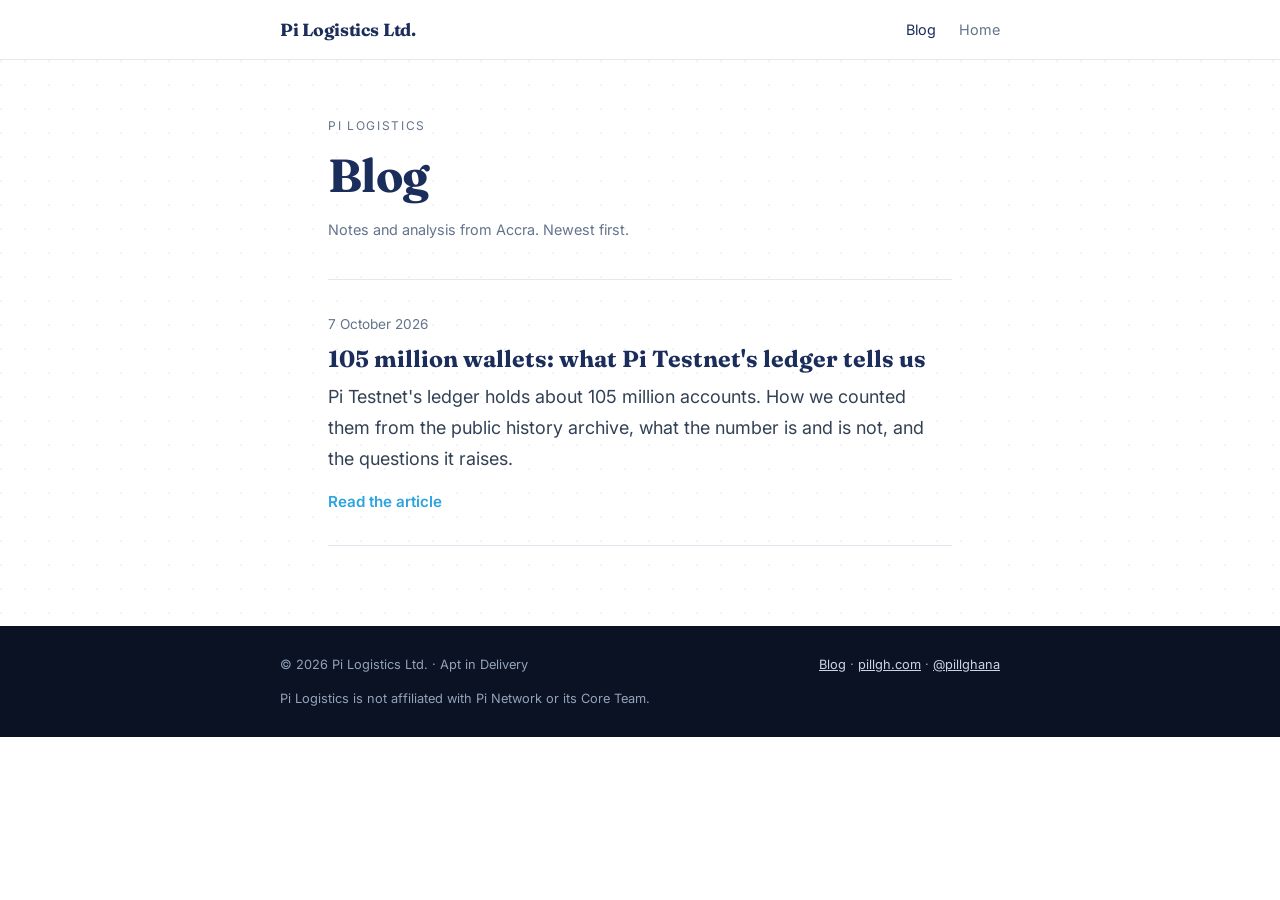
<file: blog/index.html>
<!DOCTYPE html>
<html lang="en-GB">
<head>
<meta charset="UTF-8" />
<meta name="viewport" content="width=device-width, initial-scale=1.0" />
<title>Blog | Pi Logistics</title>
<meta name="description" content="Notes and analysis from Pi Logistics Ltd., Accra." />
<meta name="robots" content="index, follow" />
<link rel="canonical" href="https://pillgh.com/blog/" />

<meta property="og:site_name" content="Pi Logistics" />
<meta property="og:type" content="website" />
<meta property="og:locale" content="en_GB" />
<meta property="og:url" content="https://pillgh.com/blog/" />
<meta property="og:title" content="Blog | Pi Logistics" />
<meta property="og:description" content="Notes and analysis from Pi Logistics Ltd., Accra." />
<meta property="og:image" content="https://pillgh.com/og-image.png" />
<meta name="twitter:card" content="summary_large_image" />
<meta name="twitter:site" content="@pillghana" />

<link rel="preconnect" href="https://fonts.googleapis.com" />
<link rel="preconnect" href="https://fonts.gstatic.com" crossorigin />
<link href="https://fonts.googleapis.com/css2?family=Fraunces:ital,opsz,wght@0,9..144,400..800;1,9..144,400..800&family=Inter:wght@300;400;500;600;700&display=swap" rel="stylesheet" />
<link rel="stylesheet" href="/blog/blog.css" />
</head>
<body>

<header class="site-header">
  <div class="inner">
    <a href="/" class="brand">Pi Logistics Ltd.</a>
    <nav class="site-nav" aria-label="Site">
      <a href="/blog/" aria-current="page">Blog</a>
      <a href="/">Home</a>
    </nav>
  </div>
</header>

<main class="grain">
  <div class="wrap">

    <p class="eyebrow">Pi Logistics</p>
    <h1>Blog</h1>
    <p class="byline">Notes and analysis from Accra. Newest first.</p>

    <ol class="post-list" reversed>
      <li class="post">
        <time datetime="2026-10-07">7 October 2026</time>
        <h2><a href="/blog/105-million-wallets/">105 million wallets: what Pi Testnet's ledger tells us</a></h2>
        <p>Pi Testnet's ledger holds about 105 million accounts. How we counted them from the public history archive, what the number is and is not, and the questions it raises.</p>
        <a class="more" href="/blog/105-million-wallets/" aria-label="Read: 105 million wallets">Read the article</a>
      </li>
    </ol>

  </div>
</main>

<footer class="site-footer">
  <div class="inner">
    <span>&copy; 2026 Pi Logistics Ltd. &middot; Apt in Delivery</span>
    <span><a href="/blog/">Blog</a> &middot; <a href="/">pillgh.com</a> &middot; <a href="https://x.com/pillghana">@pillghana</a></span>
    <p class="disclaimer">Pi Logistics is not affiliated with Pi Network or its Core Team.</p>
  </div>
</footer>

</body>
</html>
</file>
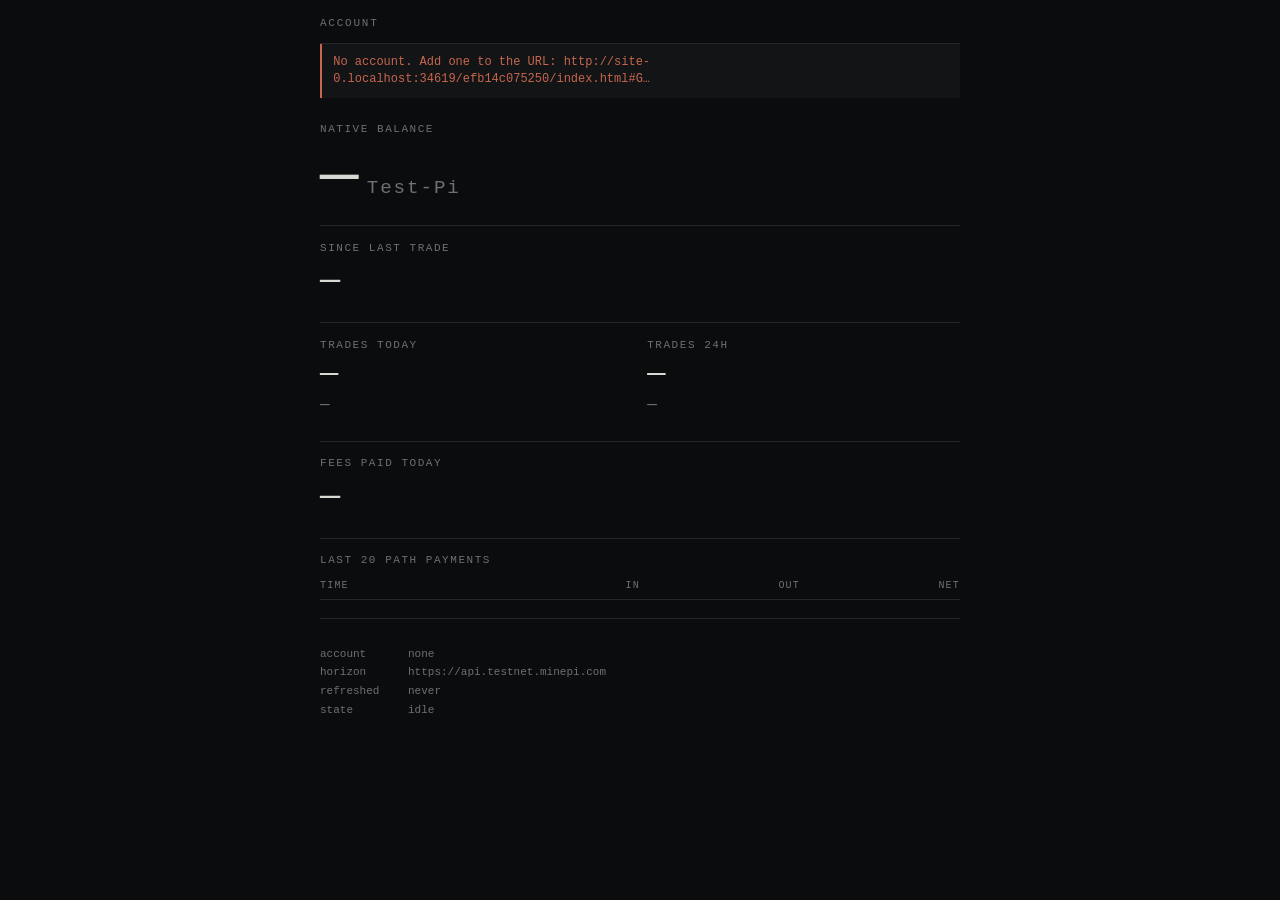
<file: efb14c075250/index.html>
<!doctype html>
<html lang="en">
<head>
<meta charset="utf-8">
<meta name="viewport" content="width=device-width, initial-scale=1">
<meta name="robots" content="noindex, nofollow">
<title>account</title>
<style>
  :root {
    --bg:   #0b0c0d;
    --card: #121415;
    --line: #22262a;
    --fg:   #d9d9d4;
    --dim:  #6b7176;
    --pos:  #8fbf7f;
    --neg:  #c8664f;
    --warn: #d4a03c;
    --mono: ui-monospace, SFMono-Regular, "SF Mono", Menlo, Consolas, "Liberation Mono", monospace;
    color-scheme: dark;
  }
  * { box-sizing: border-box; }
  html { -webkit-text-size-adjust: 100%; }
  body {
    margin: 0;
    padding: 1rem 0.9rem 3rem;
    background: var(--bg);
    color: var(--fg);
    font: 14px/1.45 var(--mono);
    font-variant-numeric: tabular-nums;
  }
  main { max-width: 40rem; margin: 0 auto; }

  .label { color: var(--dim); font-size: 11px; letter-spacing: 0.14em; text-transform: uppercase; }
  .block { padding: 0.9rem 0 1.1rem; border-bottom: 1px solid var(--line); }

  .balance { font-size: clamp(2.6rem, 15vw, 4rem); line-height: 1; margin: 0.35rem 0 0; letter-spacing: -0.02em; }
  .balance .unit { font-size: 0.3em; color: var(--dim); letter-spacing: 0.1em; margin-left: 0.5em; }
  .big { font-size: clamp(1.5rem, 8vw, 2.1rem); line-height: 1.1; margin: 0.35rem 0 0; }
  .pos { color: var(--pos); }
  .neg { color: var(--neg); }
  .warn { color: var(--warn); }
  .muted { color: var(--dim); }
  .note { color: var(--dim); font-size: 12px; margin-top: 0.35rem; }

  .stale-trade { border-left: 2px solid var(--warn); padding-left: 0.7rem; margin-left: -0.9rem; }

  .windows { display: grid; grid-template-columns: 1fr 1fr; gap: 0.9rem; }
  .win .n { font-size: 1.9rem; line-height: 1.1; margin: 0.3rem 0 0; }
  .win .net { font-size: 1rem; margin-top: 0.15rem; }

  table { width: 100%; border-collapse: collapse; margin-top: 0.6rem; font-size: 12px; }
  th { text-align: right; color: var(--dim); font-weight: normal; padding: 0 0 0.4rem; border-bottom: 1px solid var(--line); font-size: 10px; letter-spacing: 0.12em; text-transform: uppercase; }
  th:first-child, td:first-child { text-align: left; }
  td { text-align: right; padding: 0.3rem 0; border-bottom: 1px solid #16191b; white-space: nowrap; }
  td:first-child { color: var(--dim); }
  .wrap { overflow-x: auto; }

  #banner { padding: 0.6rem 0.7rem; margin: 0 0 0.6rem; border-left: 2px solid var(--warn); background: var(--card); color: var(--warn); font-size: 12px; }
  #banner.err { border-color: var(--neg); color: var(--neg); }

  .mast { color: var(--dim); font-size: 11px; letter-spacing: 0.16em; text-transform: uppercase; padding-bottom: 0.7rem; border-bottom: 1px solid var(--line); }

  footer { color: var(--dim); font-size: 11px; margin-top: 1.6rem; line-height: 1.7; word-break: break-all; }
  footer .k { display: inline-block; min-width: 5.5rem; }
  [hidden] { display: none !important; }
</style>
</head>
<body>
<main>

  <div class="mast" id="mast"></div>

  <div id="banner" hidden></div>

  <section class="block">
    <div class="label">native balance</div>
    <div class="balance" id="balance">&mdash;<span class="unit">Test-Pi</span></div>
  </section>

  <section class="block" id="profit-block">
    <div class="label">trading result, at worst</div>
    <div class="big" id="profit">&mdash;</div>
    <div class="note" id="profit-note"></div>
  </section>

  <section class="block" id="last-trade-block">
    <div class="label">since last trade</div>
    <div class="big" id="last-trade">&mdash;</div>
    <div class="note" id="last-trade-note"></div>
  </section>

  <section class="block">
    <div class="windows">
      <div class="win">
        <div class="label">trades today</div>
        <div class="n" id="today-n">&mdash;</div>
        <div class="net muted" id="today-net">&mdash;</div>
      </div>
      <div class="win">
        <div class="label">trades 24h</div>
        <div class="n" id="d1-n">&mdash;</div>
        <div class="net muted" id="d1-net">&mdash;</div>
      </div>
    </div>
    <div class="note" id="window-note"></div>
  </section>

  <section class="block">
    <div class="label">fees paid today</div>
    <div class="big" id="fees">&mdash;</div>
    <div class="note" id="fees-note"></div>
  </section>

  <section class="block">
    <div class="label">last 20 path payments</div>
    <div class="wrap">
      <table>
        <thead>
          <tr><th>time</th><th>in</th><th>out</th><th>net</th></tr>
        </thead>
        <tbody id="rows"><tr><td colspan="4" class="muted">loading&hellip;</td></tr></tbody>
      </table>
    </div>
  </section>

  <footer>
    <div><span class="k">account</span><span id="f-account"></span></div>
    <div><span class="k">horizon</span><span id="f-horizon"></span></div>
    <div><span class="k">refreshed</span><span id="f-refreshed">never</span></div>
    <div><span class="k">state</span><span id="f-state">starting</span></div>
  </footer>

</main>

<script>
"use strict";

// ---- the only things to edit ------------------------------------------------
//
// A URL fragment overrides the account and both capital figures:
// #<address>, or #<address>,<capital in>, or #<address>,<capital in>,<placed>.
// Both figures are positive numbers -- what went in, and what is held
// elsewhere. Neither is ever negative, which is what the old single net-capital
// value could be, and reading as a double negative when it was.
//
// This file names no account, no owner and no capital figures. The four
// constants below are deliberately empty: what you watch lives in your
// bookmark, not in this repository. Fill them in on a local copy if you
// want one that needs no fragment.
//
// The two capital figures are both positive. CAPITAL_IN is subtracted from
// the balance; CAPITAL_PLACED is capital held elsewhere, which is counted as
// gone in the figure and shown beside it as an upper bound. Capital that is
// simply gone needs no constant -- it already lowered the balance.
var ACCOUNT_DEFAULT = "";
var ACCOUNT_LABEL   = "";
var CAPITAL_IN     = null;   // no floor unless the fragment gives one
var CAPITAL_PLACED = null;   // no upper bound unless the fragment gives one
var HORIZON = "https://api.testnet.minepi.com";
// -----------------------------------------------------------------------------

// A Stellar public key: 'G' and 55 more base32 characters. Checked before the
// value is ever concatenated into a Horizon path, because the fragment is
// whatever a link handed us and a path is not the place to find that out.
var ACCOUNT_RE = /^G[A-Z2-7]{55}$/;

var hash = decodeURIComponent(String(location.hash || "").replace(/^#/, "")).trim();
var parts = hash ? hash.split(",") : [];
var wanted = (parts[0] || "").trim().toUpperCase();

var ACCOUNT = ACCOUNT_RE.test(wanted) ? wanted : (ACCOUNT_RE.test(ACCOUNT_DEFAULT) ? ACCOUNT_DEFAULT : "");
var badHash = hash.length > 0 && !ACCOUNT_RE.test(wanted);

// Capital in is optional. null means "not told", and the profit panel hides
// rather than showing a difference from a number nobody supplied.
function fragNum(i, fallback) {
  return parts.length > i && parts[i].trim() !== "" && isFinite(Number(parts[i]))
    ? Number(parts[i])
    : (wanted && wanted !== ACCOUNT_DEFAULT ? null : fallback);
}
var CAPITAL_IN_PI = fragNum(1, CAPITAL_IN);
// Placed capital is optional even when capital in is given: without it the
// panel simply shows the floor and claims no upper bound. 0 and null both
// mean "no upper bound to show".
var CAPITAL_PLACED_PI = fragNum(2, CAPITAL_PLACED) || 0;

var REFRESH_MS    = 30 * 1000;
var TRADE_WARN_MS = 60 * 60 * 1000;  // no trade for this long -> warning state
var DATA_STALE_MS = 75 * 1000;       // last good read older than this -> say so
var PAGE_LIMIT    = 200;
var MAX_PAGES     = 10;              // hard ceiling on paging, per endpoint
var TABLE_ROWS    = 20;
var PATH_TYPES    = ["path_payment_strict_send", "path_payment_strict_receive"];

// ---- exact decimal arithmetic ------------------------------------------------
// Horizon sends amounts as 7-decimal strings. Parse them to integer stroops and
// never let a float touch a balance.
var STROOP = 10000000n;

function toStroops(s) {
  if (s === null || s === undefined) return 0n;
  var str = String(s).trim();
  var neg = str.charAt(0) === "-";
  var body = neg ? str.slice(1) : str;
  var dot = body.indexOf(".");
  var whole = dot === -1 ? body : body.slice(0, dot);
  var frac = dot === -1 ? "" : body.slice(dot + 1);
  if (!/^\d*$/.test(whole) || !/^\d*$/.test(frac)) return 0n;
  var v = BigInt(whole || "0") * STROOP + BigInt((frac + "0000000").slice(0, 7));
  return neg ? -v : v;
}

function fmt(stroops, dp) {
  if (dp === undefined) dp = 4;
  var neg = stroops < 0n;
  var abs = neg ? -stroops : stroops;
  var whole = (abs / STROOP).toString().replace(/\B(?=(\d{3})+(?!\d))/g, ",");
  var frac = (abs % STROOP).toString().padStart(7, "0").slice(0, dp);
  return (neg ? "-" : "") + whole + (dp ? "." + frac : "");
}

function signed(stroops, dp) {
  return (stroops > 0n ? "+" : "") + fmt(stroops, dp);
}

function signClass(stroops) {
  return stroops > 0n ? "pos" : stroops < 0n ? "neg" : "muted";
}

function duration(ms) {
  var s = Math.floor(ms / 1000);
  if (s < 60) return s + "s";
  var m = Math.floor(s / 60);
  if (m < 60) return m + "m";
  var h = Math.floor(m / 60);
  if (h < 24) return h + "h " + (m % 60) + "m";
  return Math.floor(h / 24) + "d " + (h % 24) + "h";
}

function pad(n) { return String(n).padStart(2, "0"); }

// Local time. Anything from an earlier day carries its date.
function clock(ms) {
  var d = new Date(ms);
  var midnight = new Date(); midnight.setHours(0, 0, 0, 0);
  var hms = pad(d.getHours()) + ":" + pad(d.getMinutes()) + ":" + pad(d.getSeconds());
  return d >= midnight ? hms : pad(d.getMonth() + 1) + "-" + pad(d.getDate()) + " " + hms;
}

// ---- Horizon -----------------------------------------------------------------
function horizon(path, params) {
  var url = new URL(HORIZON.replace(/\/+$/, "") + path);
  Object.keys(params || {}).forEach(function (k) { url.searchParams.set(k, params[k]); });

  return fetch(url.toString(), { headers: { Accept: "application/json" } })
    .catch(function (e) {
      throw new Error("cannot reach Horizon (network, DNS or CORS): " + (e && e.message ? e.message : e));
    })
    .then(function (res) {
      if (res.ok) return res.json();
      return res.json().catch(function () { return null; }).then(function (body) {
        var msg = res.status + " " + (body && body.title ? body.title : res.statusText);
        if (body && body.detail) msg += " — " + body.detail;
        if (res.status === 404) msg += " (no such account on this Horizon)";
        if (res.status === 429) msg += " (rate limited; backing off to the next refresh)";
        throw new Error("Horizon " + msg);
      });
    });
}

// Walk descending pages until stop(records) is satisfied, the endpoint runs out,
// or MAX_PAGES. complete:false means the answer is a lower bound, and the page
// says so rather than pretending it is the whole truth.
function pages(path, params, stop) {
  var all = [];
  var cursor = null;
  var n = 0;

  function step() {
    var p = Object.assign({ order: "desc", limit: String(PAGE_LIMIT) }, params || {});
    if (cursor) p.cursor = cursor;
    return horizon(path, p).then(function (body) {
      var recs = (body && body._embedded && body._embedded.records) || [];
      all = all.concat(recs);
      n += 1;
      if (recs.length < PAGE_LIMIT) return { records: all, complete: true };
      if (stop(all)) return { records: all, complete: true };
      if (n >= MAX_PAGES) return { records: all, complete: false };
      cursor = recs[recs.length - 1].paging_token;
      return step();
    });
  }
  return step();
}

// ---- state -------------------------------------------------------------------
var lastOkAt = null;      // when a full load last succeeded
var lastTradeAt = null;   // when the newest path payment landed
var inFlight = false;
var timer = null;

function el(id) { return document.getElementById(id); }

function setBanner(text, kind) {
  var b = el("banner");
  if (!text) { b.hidden = true; b.textContent = ""; return; }
  b.hidden = false;
  b.textContent = text;
  b.className = kind === "err" ? "err" : "";
}

function setState(s) { el("f-state").textContent = s; }

// ---- the load ----------------------------------------------------------------
function load() {
  if (inFlight) return;
  inFlight = true;
  setState("refreshing");

  var now = Date.now();
  var midnight = new Date(); midnight.setHours(0, 0, 0, 0);
  var todayStart = midnight.getTime();
  var d1Start = now - 24 * 60 * 60 * 1000;
  var oldestNeeded = Math.min(todayStart, d1Start);

  Promise.all([
    horizon("/accounts/" + ACCOUNT, {}),
    pages("/accounts/" + ACCOUNT + "/payments", {}, function (recs) {
      var coversWindow = Date.parse(recs[recs.length - 1].created_at) < oldestNeeded;
      var enoughRows = recs.filter(function (r) {
        return PATH_TYPES.indexOf(r.type) !== -1;
      }).length >= TABLE_ROWS;
      return coversWindow && enoughRows;
    }),
    // include_failed, because a failed submission still pays the fee.
    pages("/accounts/" + ACCOUNT + "/transactions", { include_failed: "true" }, function (recs) {
      return Date.parse(recs[recs.length - 1].created_at) < todayStart;
    })
  ]).then(function (r) {
    render({ account: r[0], pay: r[1], tx: r[2], todayStart: todayStart, d1Start: d1Start });
    lastOkAt = Date.now();
    setBanner("");
    setState(document.hidden ? "paused (tab hidden)" : "live");
  }).catch(function (e) {
    var tail = lastOkAt
      ? " Showing the last good read, " + duration(Date.now() - lastOkAt) + " old."
      : " Nothing has loaded yet, so every number below is a placeholder.";
    setBanner((e && e.message ? e.message : String(e)) + "." + tail, "err");
    setState("error");
  }).then(function () {
    inFlight = false;
    paint();
  });
}

function render(d) {
  // balance, and the profit over what was put in
  var balances = d.account.balances || [];
  var native = balances.filter(function (b) { return b.asset_type === "native"; })[0];
  var balance = toStroops(native ? native.balance : "0");
  el("balance").innerHTML = fmt(balance, 4) + '<span class="unit">Test-Pi</span>';

  // Only meaningful if we were told what went in. Without it the panel goes
  // away rather than subtracting from a number nobody supplied.
  if (CAPITAL_IN_PI === null) {
    el("profit-block").hidden = true;
  } else {
    el("profit-block").hidden = false;
    // The floor: balance less what was put in, and nothing added back. Every
    // Test-Pi moved out by hand is treated as never returning, whether it is
    // genuinely gone or merely held somewhere this page cannot value. That is
    // the one direction the number is allowed to be wrong in.
    var profit = balance - toStroops(String(CAPITAL_IN_PI));
    var p = el("profit");
    p.textContent = signed(profit, 4) + " Test-Pi";
    p.className = "big " + signClass(profit);

    var note = "balance minus the " + CAPITAL_IN_PI.toLocaleString()
      + " Test-Pi put in. Every Test-Pi moved out by hand is counted as gone,"
      + " so this is a floor, not an estimate. Trading fees are already in it.";
    if (CAPITAL_PLACED_PI > 0) {
      var ceiling = profit + toStroops(String(CAPITAL_PLACED_PI));
      note += " A further " + CAPITAL_PLACED_PI.toLocaleString()
        + " is placed elsewhere and not counted above; if all of it came back"
        + " at face value the result would be " + signed(ceiling, 4) + ".";
    }
    el("profit-note").textContent = note;
  }

  // path payments, newest first
  var trades = d.pay.records.filter(function (r) {
    return PATH_TYPES.indexOf(r.type) !== -1 && r.transaction_successful !== false;
  });
  lastTradeAt = trades.length ? Date.parse(trades[0].created_at) : null;

  function net(r) { return toStroops(r.amount) - toStroops(r.source_amount); }

  function window_(from) {
    var rows = trades.filter(function (r) { return Date.parse(r.created_at) >= from; });
    return {
      n: rows.length,
      net: rows.reduce(function (a, r) { return a + net(r); }, 0n)
    };
  }

  [["today", window_(d.todayStart)], ["d1", window_(d.d1Start)]].forEach(function (pair) {
    var id = pair[0], w = pair[1];
    el(id + "-n").textContent = String(w.n);
    var n = el(id + "-net");
    n.textContent = signed(w.net, 4) + " Test-Pi";
    n.className = "net " + signClass(w.net);
  });

  el("window-note").textContent =
    "Net is what a route returned over what it sent, before the network fee. Today runs from local midnight; 24h is a rolling window."
    + (d.pay.complete ? "" : " Paging stopped at " + (MAX_PAGES * PAGE_LIMIT) + " payments, so these are lower bounds.");

  // fees today: every submission this account paid for, failures included
  var txToday = d.tx.records.filter(function (t) {
    return t.fee_account === ACCOUNT && Date.parse(t.created_at) >= d.todayStart;
  });
  var fees = txToday.reduce(function (a, t) { return a + BigInt(t.fee_charged || "0"); }, 0n);
  var failed = txToday.filter(function (t) { return t.successful === false; }).length;
  var f = el("fees");
  f.textContent = "-" + fmt(fees, 4) + " Test-Pi";
  f.className = "big " + (fees > 0n ? "neg" : "muted");
  el("fees-note").textContent = txToday.length + " submission" + (txToday.length === 1 ? "" : "s")
    + " today, " + failed + " failed. A failed submission still pays the flat fee, so both are counted."
    + (d.tx.complete ? "" : " Paging stopped short, so this is a lower bound.");

  // the last 20 path payments
  var tbody = el("rows");
  tbody.innerHTML = "";
  if (!trades.length) {
    var empty = document.createElement("tr");
    var td = document.createElement("td");
    td.colSpan = 4;
    td.className = "muted";
    td.textContent = "no path payments on this account";
    empty.appendChild(td);
    tbody.appendChild(empty);
  } else {
    trades.slice(0, TABLE_ROWS).forEach(function (r) {
      var n = net(r);
      var tr = document.createElement("tr");
      var cells = [
        [clock(Date.parse(r.created_at)), ""],
        [fmt(toStroops(r.source_amount), 4), ""],
        [fmt(toStroops(r.amount), 4), ""],
        [signed(n, 4), signClass(n)]
      ];
      cells.forEach(function (c) {
        var cell = document.createElement("td");
        cell.textContent = c[0];
        if (c[1]) cell.className = c[1];
        tr.appendChild(cell);
      });
      tr.title = r.created_at + "  tx " + r.transaction_hash;
      tbody.appendChild(tr);
    });
  }

  el("f-account").textContent = ACCOUNT;
  el("f-horizon").textContent = HORIZON;
}

// Repainted every second, so the two clocks that age between refreshes -- time
// since the last trade, and how old the data is -- are never quietly wrong.
function paint() {
  var now = Date.now();

  var since = el("last-trade");
  var block = el("last-trade-block");
  var note = el("last-trade-note");
  if (lastTradeAt === null) {
    since.textContent = lastOkAt ? "no trades on record" : "—";
    since.className = "big muted";
    block.className = "block";
    note.textContent = "";
  } else {
    var age = now - lastTradeAt;
    var warn = age > TRADE_WARN_MS;
    since.textContent = duration(age);
    since.className = warn ? "big warn" : "big";
    block.className = warn ? "block stale-trade" : "block";
    note.textContent = (warn ? "No trade in over 60 minutes. Last one at " : "Last trade at ")
      + clock(lastTradeAt) + ".";
  }

  var r = el("f-refreshed");
  if (lastOkAt === null) {
    r.textContent = "never";
    r.className = "";
    return;
  }
  var dataAge = now - lastOkAt;
  r.textContent = duration(dataAge) + " ago";
  if (dataAge > DATA_STALE_MS && !document.hidden) {
    r.className = "warn";
    if (el("banner").hidden) {
      setBanner("Stale: nothing has loaded for " + duration(dataAge)
        + ". Every number below is that old.", "err");
    }
  } else {
    r.className = "";
  }
}

// ---- refresh loop, paused while the tab is hidden ----------------------------
function startLoop() {
  stopLoop();
  timer = setInterval(load, REFRESH_MS);
  load();
}

function stopLoop() {
  if (timer) { clearInterval(timer); timer = null; }
}

document.addEventListener("visibilitychange", function () {
  if (document.hidden) {
    stopLoop();
    setState("paused (tab hidden)");
  } else {
    setState("resuming");
    startLoop();
  }
});

setInterval(paint, 1000);

// Set from the constants rather than written in the markup, so a copy with
// those constants emptied carries no name anywhere.
var LABEL = ACCOUNT_LABEL && ACCOUNT_DEFAULT && ACCOUNT === ACCOUNT_DEFAULT
  ? ACCOUNT_LABEL
  : (ACCOUNT ? ACCOUNT.slice(0, 4) + "…" + ACCOUNT.slice(-4) : "account");
el("mast").textContent = LABEL;
document.title = LABEL;

el("f-account").textContent = ACCOUNT || "none";
el("f-horizon").textContent = HORIZON;

// A changed fragment is a different account. Reloading is the honest way to
// swap: every counter, window and cached reading below belongs to the old one.
window.addEventListener("hashchange", function () { location.reload(); });

if (!ACCOUNT) {
  // Nothing to poll. Say what the URL needs rather than sitting blank or, worse,
  // asking Horizon for the empty string.
  setBanner(badHash
    ? "That fragment is not a Stellar address. Expected G followed by 55 characters."
    : "No account. Add one to the URL: " + location.href.split("#")[0] + "#G…", "err");
  setState("idle");
  el("rows").innerHTML = "";
  el("profit-block").hidden = true;
} else if (document.hidden) {
  setState("paused (tab hidden)");
} else {
  startLoop();
}
</script>
</body>
</html>
</file>
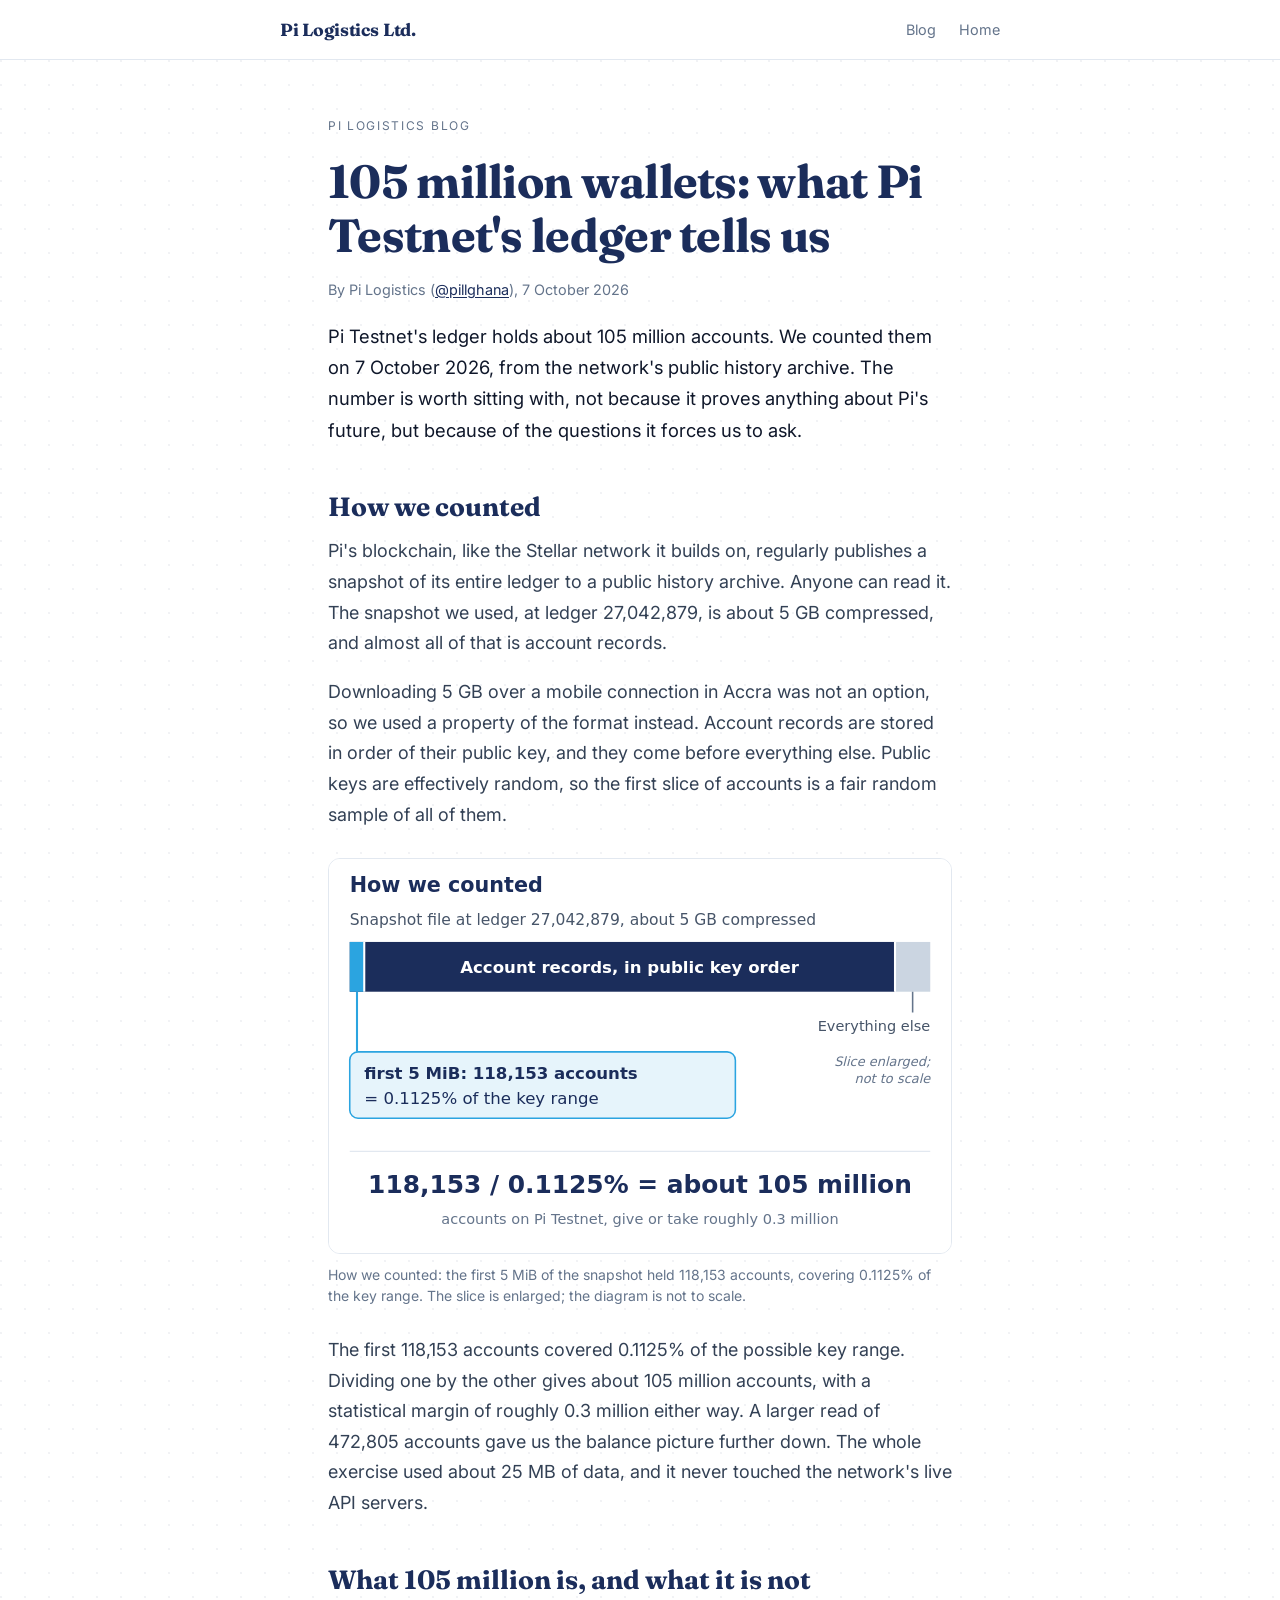
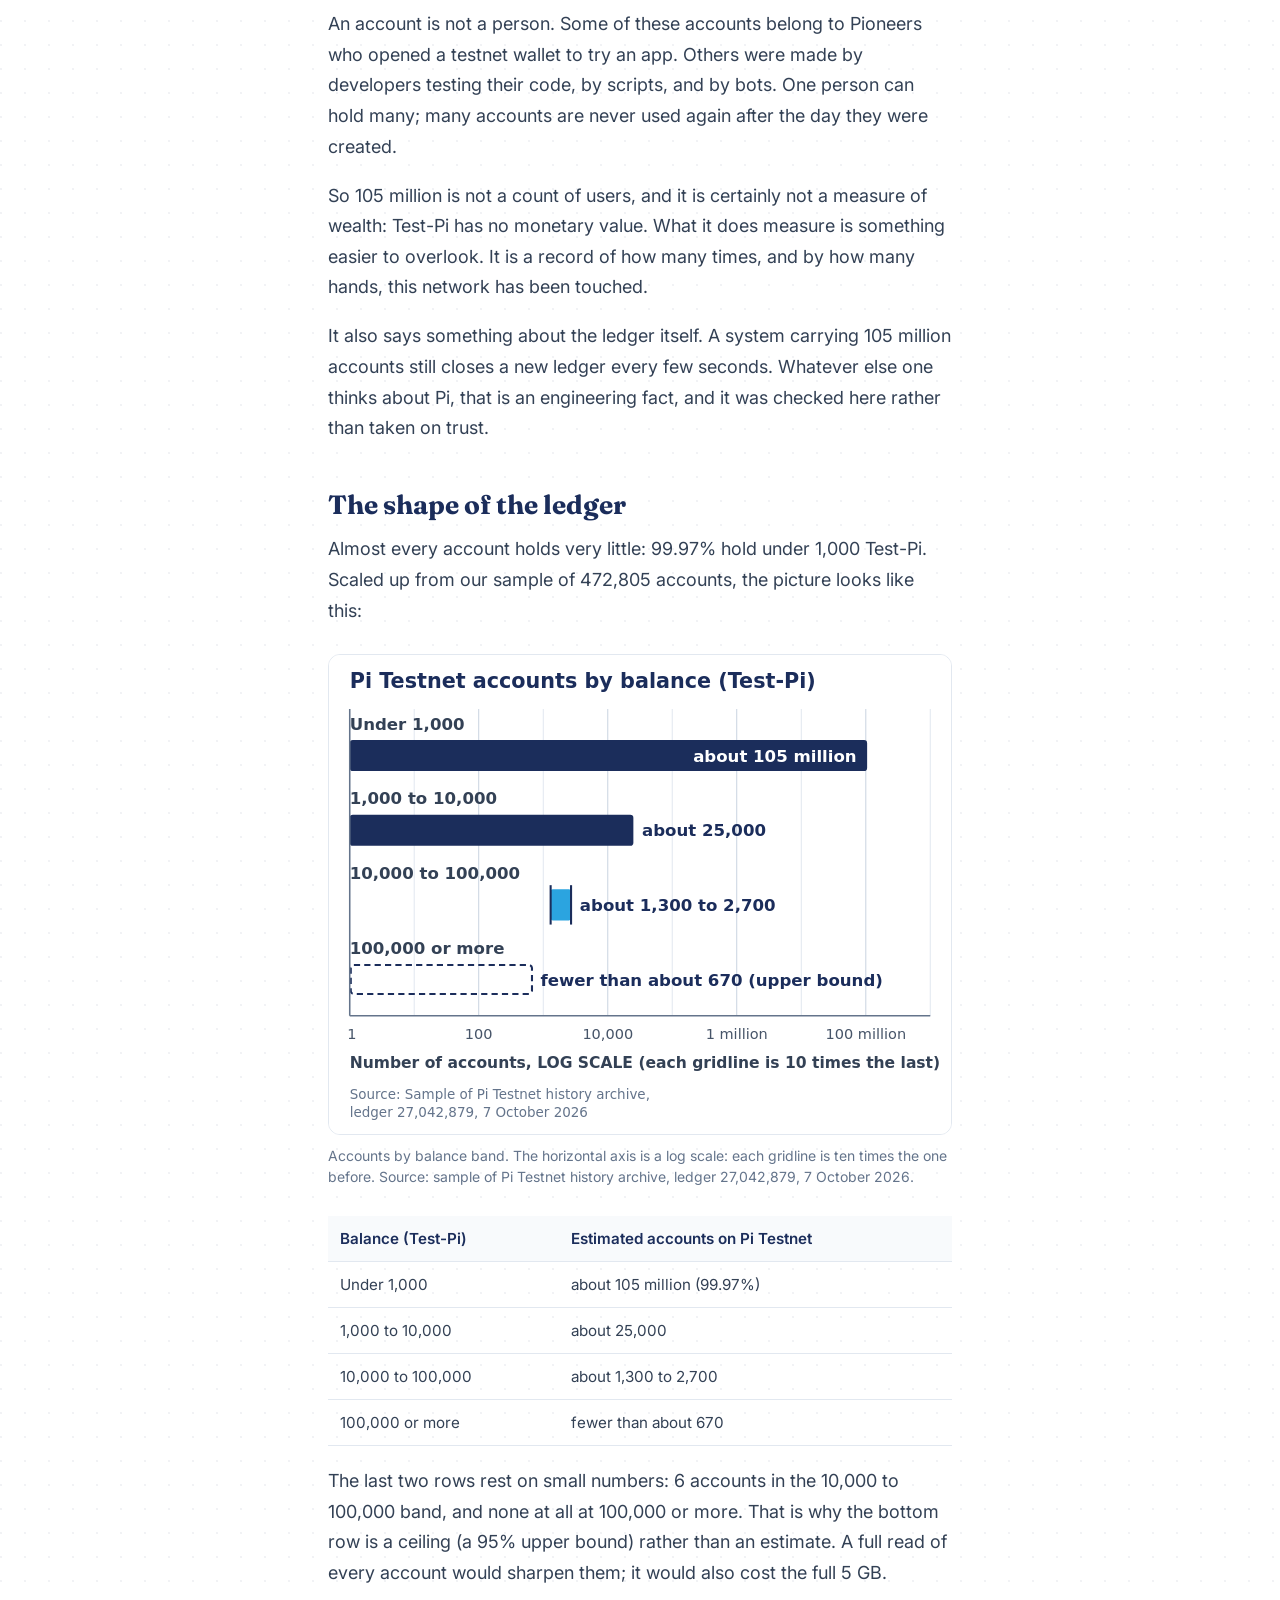
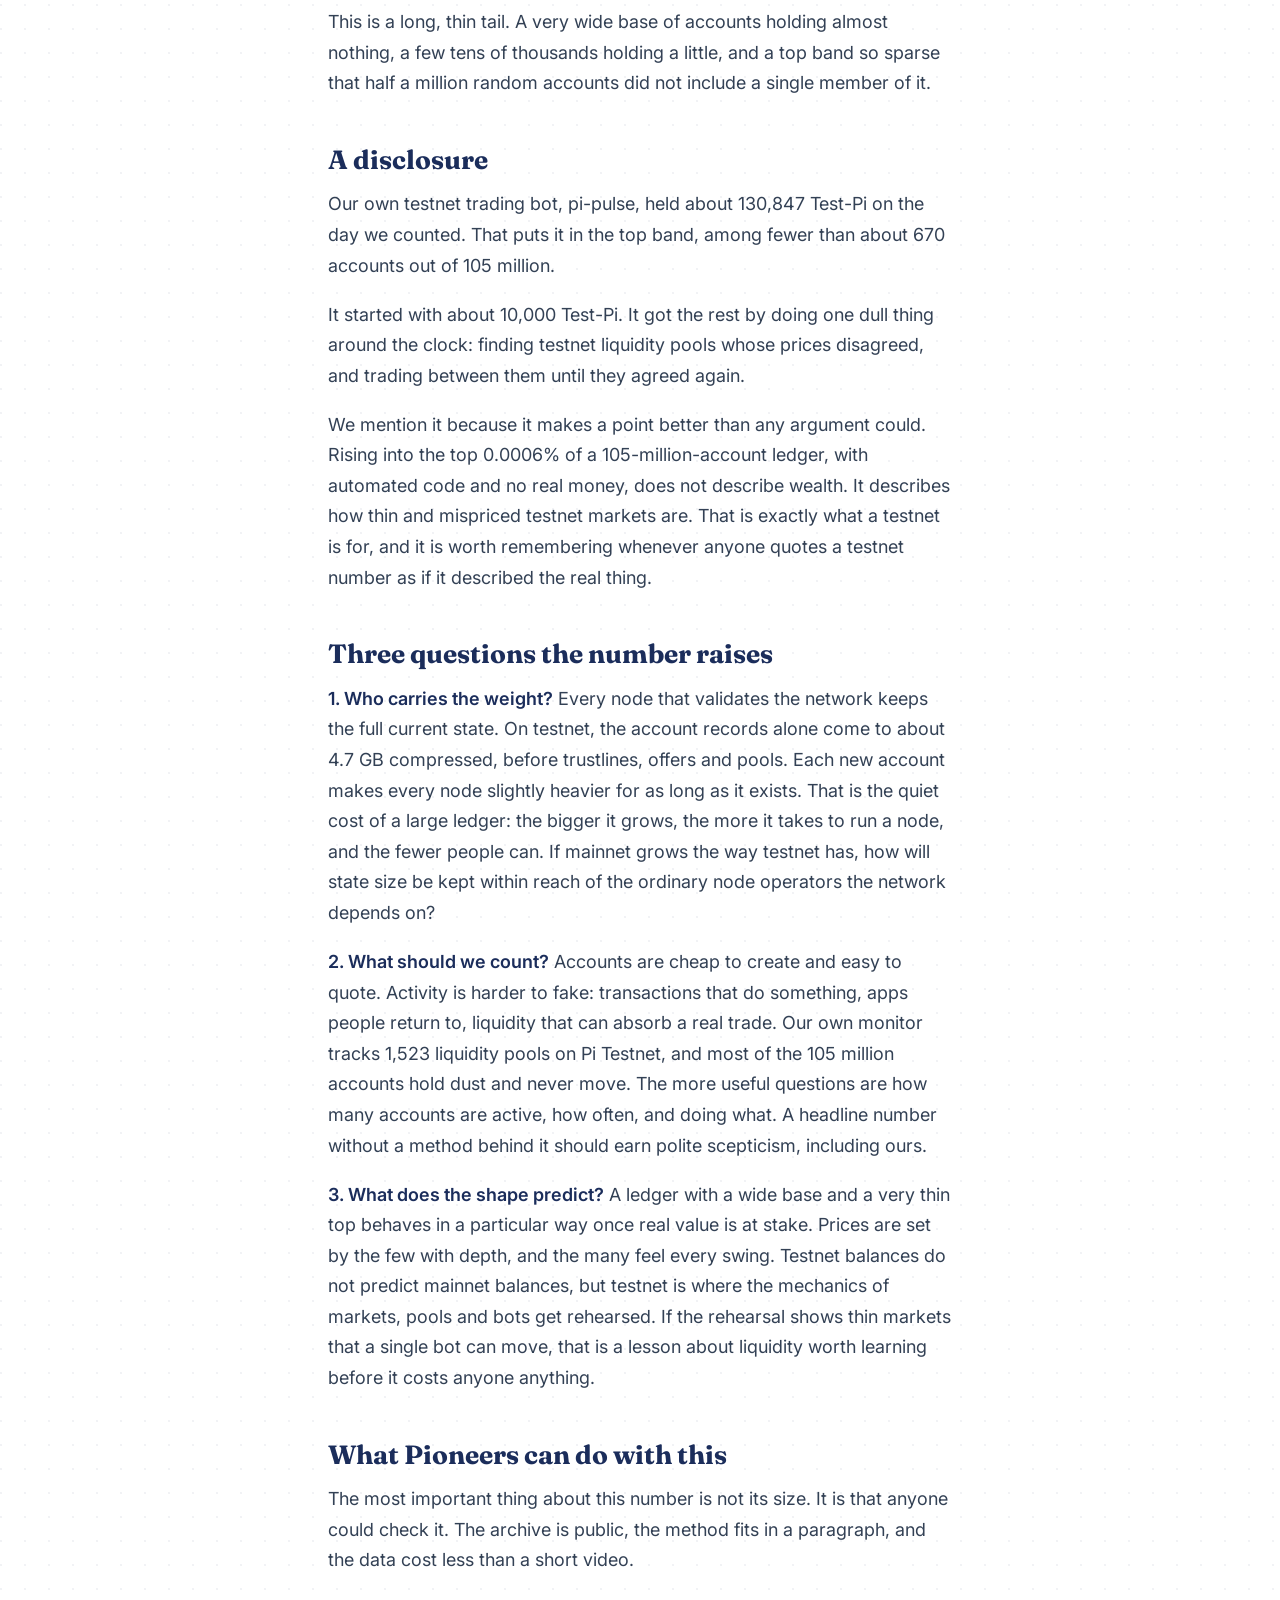
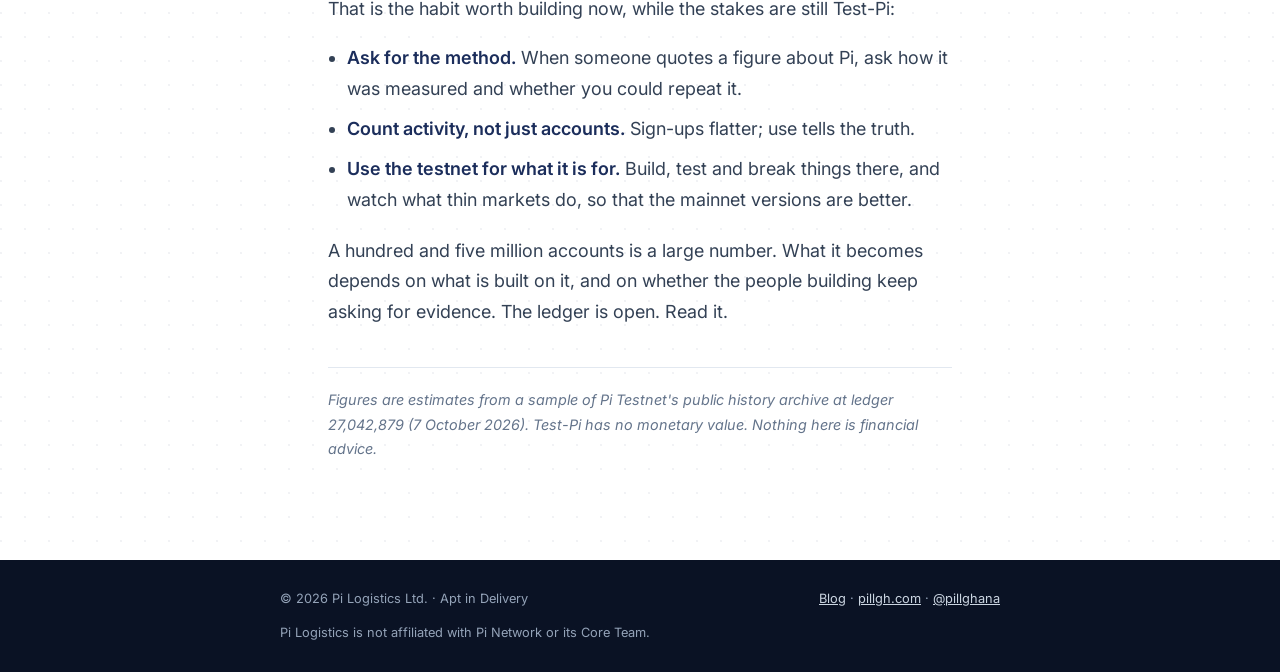
<file: blog/105-million-wallets/index.html>
<!DOCTYPE html>
<html lang="en-GB">
<head>
<meta charset="UTF-8" />
<meta name="viewport" content="width=device-width, initial-scale=1.0" />
<title>105 million wallets: what Pi Testnet's ledger tells us | Pi Logistics</title>
<meta name="description" content="Pi Testnet's ledger holds about 105 million accounts. How we counted them from the public history archive, what the number is and is not, and the questions it raises." />
<meta name="author" content="Pi Logistics" />
<meta name="robots" content="index, follow" />
<link rel="canonical" href="https://pillgh.com/blog/105-million-wallets/" />

<meta property="og:site_name" content="Pi Logistics" />
<meta property="og:type" content="article" />
<meta property="og:locale" content="en_GB" />
<meta property="og:url" content="https://pillgh.com/blog/105-million-wallets/" />
<meta property="og:title" content="105 million wallets: what Pi Testnet's ledger tells us" />
<meta property="og:description" content="We counted Pi Testnet's accounts from its public history archive: about 105 million. What the number is, what it is not, and the questions it raises." />
<meta property="og:image" content="https://pillgh.com/blog/105-million-wallets/share.png" />
<meta property="og:image:type" content="image/png" />
<meta property="og:image:width" content="1200" />
<meta property="og:image:height" content="630" />
<meta property="og:image:alt" content="105 million wallets: what Pi Testnet's ledger tells us. Pi Logistics blog." />
<meta property="article:published_time" content="2026-10-07" />
<meta property="article:author" content="Pi Logistics" />

<meta name="twitter:card" content="summary_large_image" />
<meta name="twitter:site" content="@pillghana" />
<meta name="twitter:creator" content="@pillghana" />
<meta name="twitter:title" content="105 million wallets: what Pi Testnet's ledger tells us" />
<meta name="twitter:description" content="We counted Pi Testnet's accounts from its public history archive: about 105 million. What the number is, what it is not, and the questions it raises." />
<meta name="twitter:image" content="https://pillgh.com/blog/105-million-wallets/share.png" />
<meta name="twitter:image:alt" content="105 million wallets: what Pi Testnet's ledger tells us. Pi Logistics blog." />

<script type="application/ld+json">
{
  "@context": "https://schema.org",
  "@type": "BlogPosting",
  "headline": "105 million wallets: what Pi Testnet's ledger tells us",
  "datePublished": "2026-10-07",
  "inLanguage": "en-GB",
  "mainEntityOfPage": "https://pillgh.com/blog/105-million-wallets/",
  "image": "https://pillgh.com/blog/105-million-wallets/share.png",
  "author": { "@type": "Organization", "name": "Pi Logistics", "url": "https://pillgh.com/" },
  "publisher": { "@type": "Organization", "name": "Pi Logistics Ltd.", "url": "https://pillgh.com/" }
}
</script>

<link rel="preconnect" href="https://fonts.googleapis.com" />
<link rel="preconnect" href="https://fonts.gstatic.com" crossorigin />
<link href="https://fonts.googleapis.com/css2?family=Fraunces:ital,opsz,wght@0,9..144,400..800;1,9..144,400..800&family=Inter:wght@300;400;500;600;700&display=swap" rel="stylesheet" />
<link rel="stylesheet" href="/blog/blog.css" />
</head>
<body>

<header class="site-header">
  <div class="inner">
    <a href="/" class="brand">Pi Logistics Ltd.</a>
    <nav class="site-nav" aria-label="Site">
      <a href="/blog/">Blog</a>
      <a href="/">Home</a>
    </nav>
  </div>
</header>

<main class="grain">
  <article class="wrap article">

    <p class="eyebrow">Pi Logistics blog</p>
    <h1>105 million wallets: what Pi Testnet's ledger tells us</h1>
    <p class="byline">By Pi Logistics (<a href="https://x.com/pillghana" rel="author">@pillghana</a>), <time datetime="2026-10-07">7 October 2026</time></p>

    <p class="lede">Pi Testnet's ledger holds about 105 million accounts. We counted them on 7 October 2026, from the network's public history archive. The number is worth sitting with, not because it proves anything about Pi's future, but because of the questions it forces us to ask.</p>

    <h2 id="how-we-counted">How we counted</h2>

    <p>Pi's blockchain, like the Stellar network it builds on, regularly publishes a snapshot of its entire ledger to a public history archive. Anyone can read it. The snapshot we used, at ledger 27,042,879, is about 5 GB compressed, and almost all of that is account records.</p>

    <p>Downloading 5 GB over a mobile connection in Accra was not an option, so we used a property of the format instead. Account records are stored in order of their public key, and they come before everything else. Public keys are effectively random, so the first slice of accounts is a fair random sample of all of them.</p>

    <figure>
      <img src="how-we-counted.svg" width="600" height="380" loading="lazy"
           alt="Diagram of the ledger snapshot file as a long bar. Account records, in public key order, fill almost all of it; everything else comes after them. A small slice at the start is marked: first 5 MiB, 118,153 accounts, equal to 0.1125% of the key range. Below, the sum: 118,153 divided by 0.1125% equals about 105 million." />
      <figcaption>How we counted: the first 5 MiB of the snapshot held 118,153 accounts, covering 0.1125% of the key range. The slice is enlarged; the diagram is not to scale.</figcaption>
    </figure>

    <p>The first 118,153 accounts covered 0.1125% of the possible key range. Dividing one by the other gives about 105 million accounts, with a statistical margin of roughly 0.3 million either way. A larger read of 472,805 accounts gave us the balance picture further down. The whole exercise used about 25 MB of data, and it never touched the network's live API servers.</p>

    <h2 id="what-it-is">What 105 million is, and what it is not</h2>

    <p>An account is not a person. Some of these accounts belong to Pioneers who opened a testnet wallet to try an app. Others were made by developers testing their code, by scripts, and by bots. One person can hold many; many accounts are never used again after the day they were created.</p>

    <p>So 105 million is not a count of users, and it is certainly not a measure of wealth: Test-Pi has no monetary value. What it does measure is something easier to overlook. It is a record of how many times, and by how many hands, this network has been touched.</p>

    <p>It also says something about the ledger itself. A system carrying 105 million accounts still closes a new ledger every few seconds. Whatever else one thinks about Pi, that is an engineering fact, and it was checked here rather than taken on trust.</p>

    <h2 id="shape">The shape of the ledger</h2>

    <p>Almost every account holds very little: 99.97% hold under 1,000 Test-Pi. Scaled up from our sample of 472,805 accounts, the picture looks like this:</p>

    <figure>
      <img src="accounts-by-balance.svg" width="600" height="462" loading="lazy"
           alt="Horizontal bar chart on a log scale of estimated Pi Testnet accounts by balance band. Under 1,000 Test-Pi: about 105 million. 1,000 to 10,000: about 25,000. 10,000 to 100,000: a range from about 1,300 to 2,700. 100,000 or more: fewer than about 670, an upper bound. Source: sample of Pi Testnet history archive, ledger 27,042,879, 7 October 2026." />
      <figcaption>Accounts by balance band. The horizontal axis is a log scale: each gridline is ten times the one before. Source: sample of Pi Testnet history archive, ledger 27,042,879, 7 October 2026.</figcaption>
    </figure>

    <div class="table-wrap">
      <table>
        <thead>
          <tr><th scope="col">Balance (Test-Pi)</th><th scope="col">Estimated accounts on Pi Testnet</th></tr>
        </thead>
        <tbody>
          <tr><td>Under 1,000</td><td>about 105 million (99.97%)</td></tr>
          <tr><td>1,000 to 10,000</td><td>about 25,000</td></tr>
          <tr><td>10,000 to 100,000</td><td>about 1,300 to 2,700</td></tr>
          <tr><td>100,000 or more</td><td>fewer than about 670</td></tr>
        </tbody>
      </table>
    </div>

    <p>The last two rows rest on small numbers: 6 accounts in the 10,000 to 100,000 band, and none at all at 100,000 or more. That is why the bottom row is a ceiling (a 95% upper bound) rather than an estimate. A full read of every account would sharpen them; it would also cost the full 5 GB.</p>

    <p>This is a long, thin tail. A very wide base of accounts holding almost nothing, a few tens of thousands holding a little, and a top band so sparse that half a million random accounts did not include a single member of it.</p>

    <h2 id="disclosure">A disclosure</h2>

    <p>Our own testnet trading bot, pi-pulse, held about 130,847 Test-Pi on the day we counted. That puts it in the top band, among fewer than about 670 accounts out of 105 million.</p>

    <p>It started with about 10,000 Test-Pi. It got the rest by doing one dull thing around the clock: finding testnet liquidity pools whose prices disagreed, and trading between them until they agreed again.</p>

    <p>We mention it because it makes a point better than any argument could. Rising into the top 0.0006% of a 105-million-account ledger, with automated code and no real money, does not describe wealth. It describes how thin and mispriced testnet markets are. That is exactly what a testnet is for, and it is worth remembering whenever anyone quotes a testnet number as if it described the real thing.</p>

    <h2 id="questions">Three questions the number raises</h2>

    <p><strong>1. Who carries the weight?</strong> Every node that validates the network keeps the full current state. On testnet, the account records alone come to about 4.7 GB compressed, before trustlines, offers and pools. Each new account makes every node slightly heavier for as long as it exists. That is the quiet cost of a large ledger: the bigger it grows, the more it takes to run a node, and the fewer people can. If mainnet grows the way testnet has, how will state size be kept within reach of the ordinary node operators the network depends on?</p>

    <p><strong>2. What should we count?</strong> Accounts are cheap to create and easy to quote. Activity is harder to fake: transactions that do something, apps people return to, liquidity that can absorb a real trade. Our own monitor tracks 1,523 liquidity pools on Pi Testnet, and most of the 105 million accounts hold dust and never move. The more useful questions are how many accounts are active, how often, and doing what. A headline number without a method behind it should earn polite scepticism, including ours.</p>

    <p><strong>3. What does the shape predict?</strong> A ledger with a wide base and a very thin top behaves in a particular way once real value is at stake. Prices are set by the few with depth, and the many feel every swing. Testnet balances do not predict mainnet balances, but testnet is where the mechanics of markets, pools and bots get rehearsed. If the rehearsal shows thin markets that a single bot can move, that is a lesson about liquidity worth learning before it costs anyone anything.</p>

    <h2 id="pioneers">What Pioneers can do with this</h2>

    <p>The most important thing about this number is not its size. It is that anyone could check it. The archive is public, the method fits in a paragraph, and the data cost less than a short video.</p>

    <p>That is the habit worth building now, while the stakes are still Test-Pi:</p>

    <ul>
      <li><strong>Ask for the method.</strong> When someone quotes a figure about Pi, ask how it was measured and whether you could repeat it.</li>
      <li><strong>Count activity, not just accounts.</strong> Sign-ups flatter; use tells the truth.</li>
      <li><strong>Use the testnet for what it is for.</strong> Build, test and break things there, and watch what thin markets do, so that the mainnet versions are better.</li>
    </ul>

    <p>A hundred and five million accounts is a large number. What it becomes depends on what is built on it, and on whether the people building keep asking for evidence. The ledger is open. Read it.</p>

    <p class="note"><em>Figures are estimates from a sample of Pi Testnet's public history archive at ledger 27,042,879 (7 October 2026). Test-Pi has no monetary value. Nothing here is financial advice.</em></p>

  </article>
</main>

<footer class="site-footer">
  <div class="inner">
    <span>&copy; 2026 Pi Logistics Ltd. &middot; Apt in Delivery</span>
    <span><a href="/blog/">Blog</a> &middot; <a href="/">pillgh.com</a> &middot; <a href="https://x.com/pillghana">@pillghana</a></span>
    <p class="disclaimer">Pi Logistics is not affiliated with Pi Network or its Core Team.</p>
  </div>
</footer>

</body>
</html>
</file>
<file: blog/blog.css>
/* Shared styles for /blog/ pages. Mirrors privacy.html: Inter body, Fraunces display, navy #1B2D5B, blue #2BA4E0. */
:root {
  --navy: #1B2D5B;
  --blue: #2BA4E0;
  --ink: #0f172a;
  --text: #334155;
  --muted: #64748b;
  --line: #e2e8f0;
  --soft: #f8fafc;
}
*, *::before, *::after { box-sizing: border-box; }
html { -webkit-text-size-adjust: 100%; scroll-behavior: smooth; }
body {
  margin: 0;
  background: #fff;
  color: var(--text);
  font-family: 'Inter', system-ui, -apple-system, 'Segoe UI', Roboto, sans-serif;
  font-size: 1.0625rem;
  line-height: 1.7;
  -webkit-font-smoothing: antialiased;
}
.grain { background-image: radial-gradient(circle at 1px 1px, rgba(27, 45, 91, 0.06) 1px, transparent 0); background-size: 24px 24px; }

/* Header */
.site-header {
  position: sticky; top: 0; z-index: 50;
  background: rgba(255, 255, 255, 0.85);
  backdrop-filter: saturate(180%) blur(14px);
  -webkit-backdrop-filter: saturate(180%) blur(14px);
  border-bottom: 1px solid var(--line);
}
.site-header .inner {
  max-width: 48rem; margin: 0 auto; padding: 0.9rem 1rem;
  display: flex; align-items: center; justify-content: space-between; gap: 1rem;
}
.brand { font-family: 'Fraunces', serif; font-weight: 700; font-size: 1.1rem; color: var(--navy); text-decoration: none; letter-spacing: -0.01em; }
.site-nav a { color: var(--muted); text-decoration: none; font-size: 0.9rem; margin-left: 1.1rem; }
.site-nav a:hover, .site-nav a[aria-current="page"] { color: var(--navy); }

/* Layout */
.wrap { max-width: 42rem; margin: 0 auto; padding: 2.5rem 1rem 4rem; }
.eyebrow { font-size: 0.75rem; letter-spacing: 0.14em; text-transform: uppercase; color: var(--muted); margin: 0 0 0.75rem; }
h1 {
  font-family: 'Fraunces', serif; font-optical-sizing: auto; font-weight: 700;
  color: var(--navy); font-size: 2.1rem; line-height: 1.15; letter-spacing: -0.015em;
  margin: 0 0 1rem;
}
.byline { font-size: 0.9rem; color: var(--muted); margin: 0 0 2.25rem; }
.byline a { color: var(--navy); text-underline-offset: 2px; }

/* Article body */
.article h2 {
  font-family: 'Fraunces', serif; font-weight: 700; color: var(--navy);
  font-size: 1.45rem; line-height: 1.25; margin: 2.75rem 0 0.85rem;
}
.article p { margin: 0 0 1.15rem; }
.article .lede { font-size: 1.15rem; color: var(--ink); }
.article ul { padding-left: 1.2rem; margin: 0 0 1.25rem; }
.article li { margin-bottom: 0.6rem; }
.article strong { color: var(--navy); font-weight: 600; }
.article a { color: var(--navy); text-underline-offset: 2px; }
.article em { font-style: italic; }

.table-wrap { overflow-x: auto; -webkit-overflow-scrolling: touch; margin: 0 0 1.25rem; }
.article table { width: 100%; border-collapse: collapse; font-size: 0.95rem; }
.article th, .article td { text-align: left; padding: 0.6rem 0.75rem; border-bottom: 1px solid var(--line); vertical-align: top; }
.article th { background: var(--soft); color: var(--navy); font-weight: 600; }

.article figure { margin: 1.75rem 0; }
.article figure img { display: block; width: 100%; height: auto; border: 1px solid var(--line); border-radius: 12px; background: #fff; }
.article figcaption { font-size: 0.875rem; color: var(--muted); margin-top: 0.6rem; line-height: 1.55; }

.article .note { font-size: 0.9rem; color: var(--muted); border-top: 1px solid var(--line); padding-top: 1.25rem; margin-top: 2.5rem; }

/* Blog index */
.post-list { list-style: none; padding: 0; margin: 0; }
.post { border-top: 1px solid var(--line); padding: 1.75rem 0; }
.post:last-child { border-bottom: 1px solid var(--line); }
.post time { font-size: 0.85rem; color: var(--muted); }
.post h2 { font-family: 'Fraunces', serif; font-weight: 700; font-size: 1.45rem; line-height: 1.25; margin: 0.35rem 0 0.6rem; }
.post h2 a { color: var(--navy); text-decoration: none; }
.post h2 a:hover { text-decoration: underline; text-underline-offset: 3px; }
.post p { margin: 0 0 0.75rem; }
.post .more { color: var(--blue); font-weight: 600; font-size: 0.95rem; text-decoration: none; }
.post .more:hover { text-decoration: underline; }

/* Footer */
.site-footer { background: #0a1224; color: #94a3b8; font-size: 0.8rem; }
.site-footer .inner {
  max-width: 48rem; margin: 0 auto; padding: 1.75rem 1rem;
  display: flex; flex-wrap: wrap; gap: 0.75rem 1.5rem; justify-content: space-between;
}
.site-footer a { color: #cbd5e1; }
.site-footer .disclaimer { flex-basis: 100%; margin: 0; color: #94a3b8; }

@media (min-width: 640px) {
  body { font-size: 1.125rem; }
  h1 { font-size: 2.9rem; }
  .wrap { padding: 3.5rem 1.5rem 5rem; }
  .site-header .inner, .site-footer .inner { padding-left: 1.5rem; padding-right: 1.5rem; }
  .article h2 { font-size: 1.65rem; }
}
</file>
